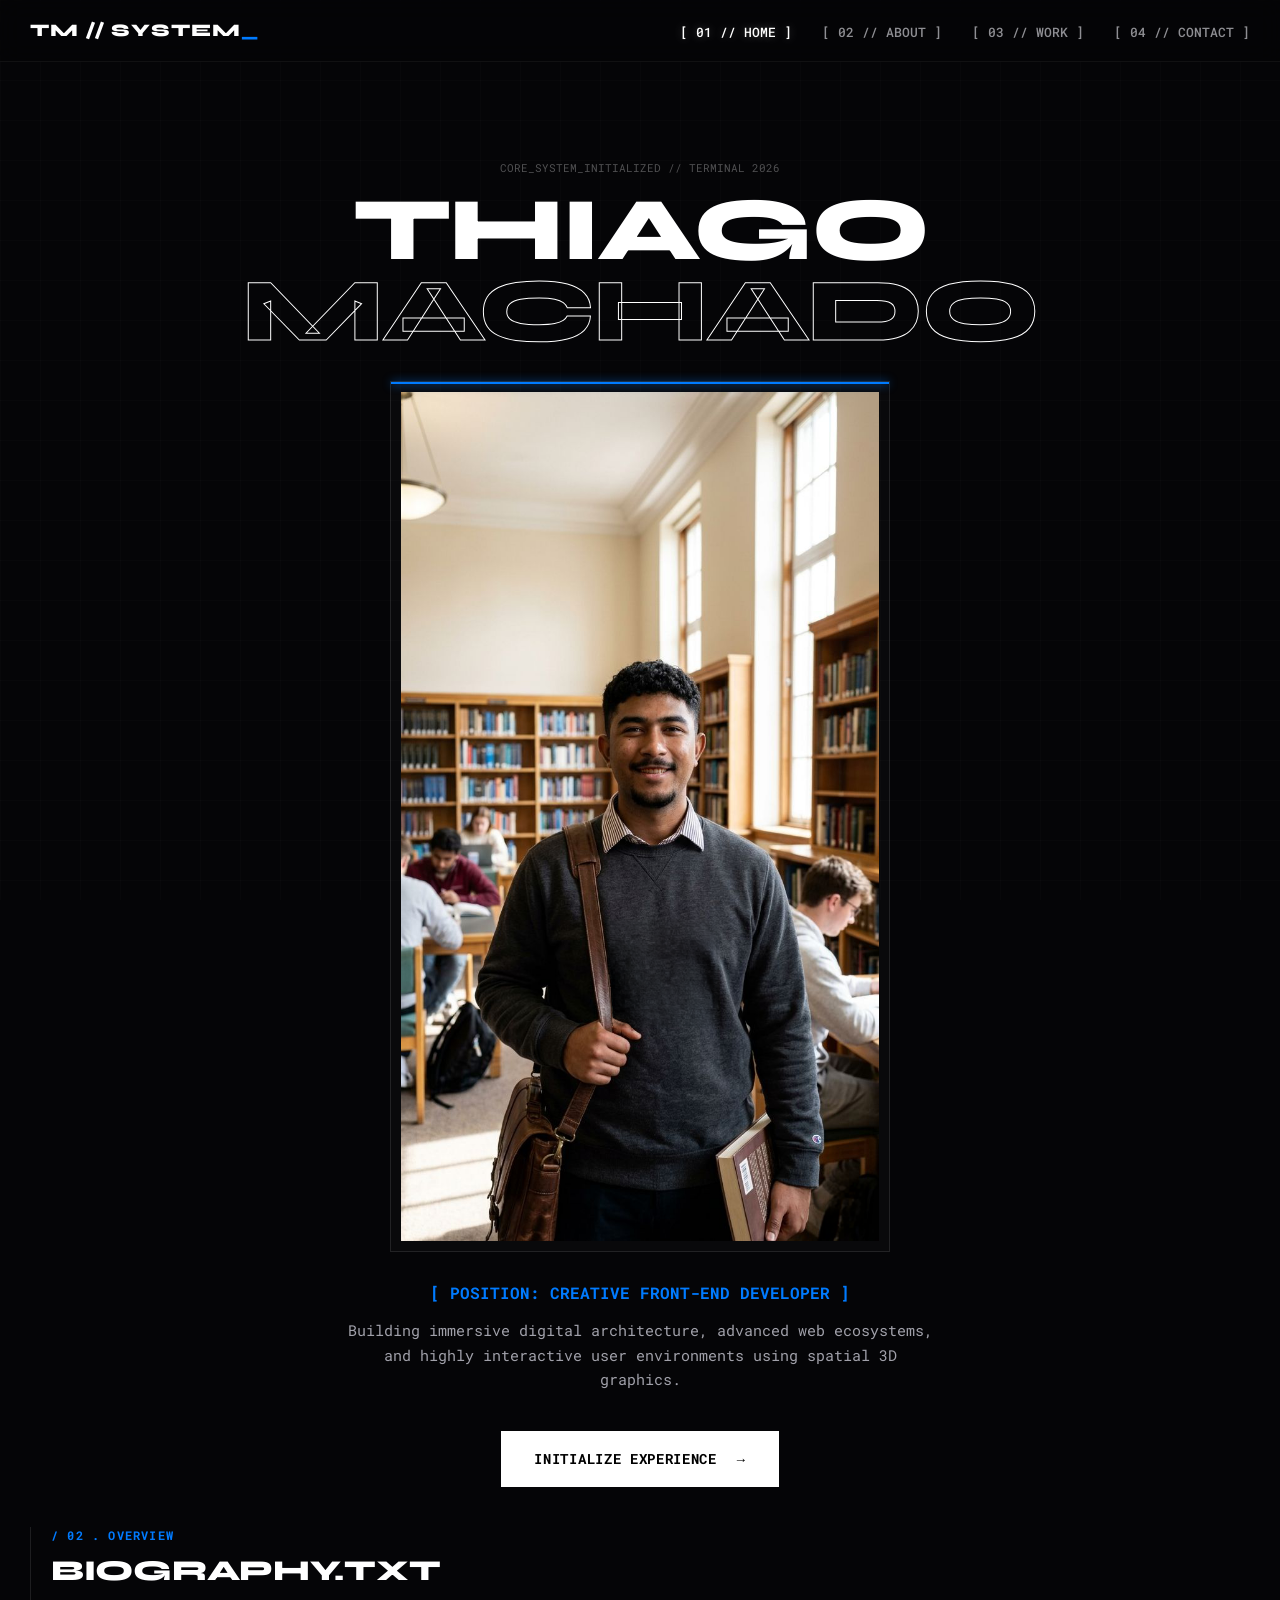
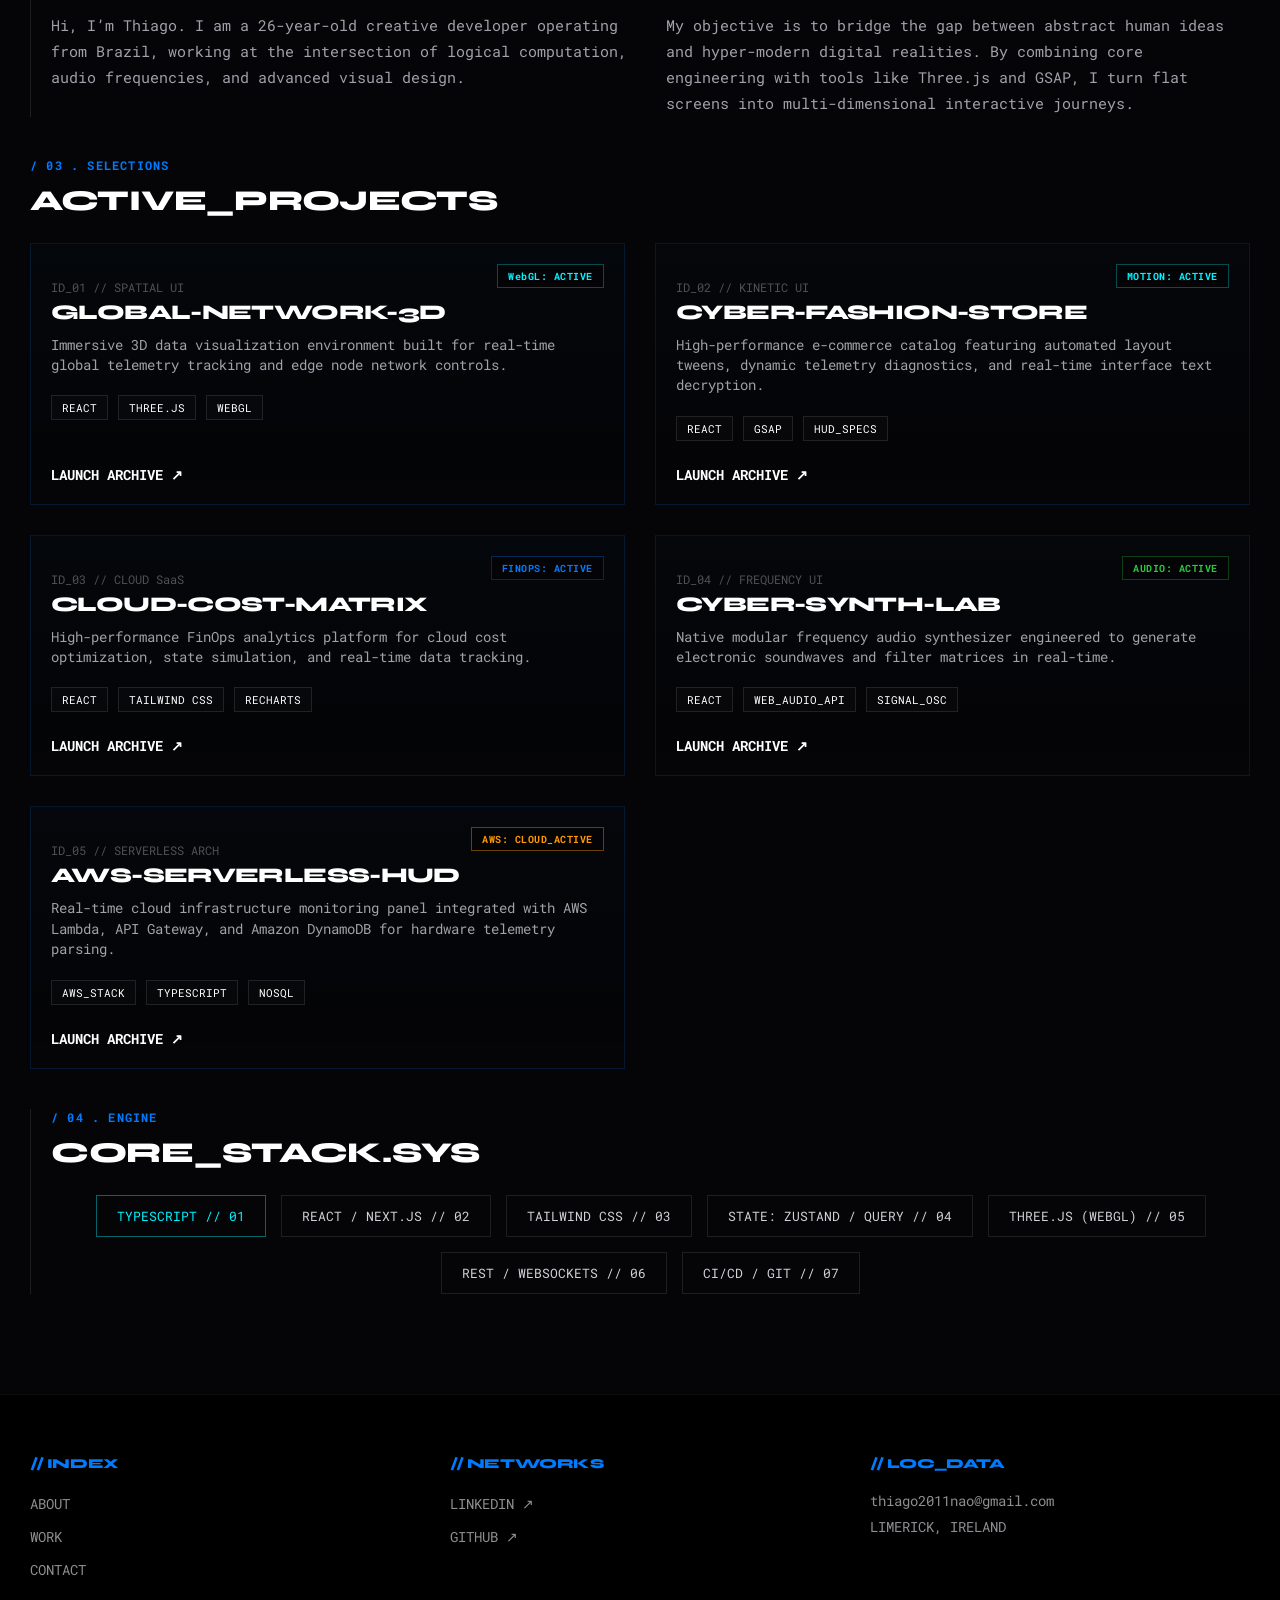
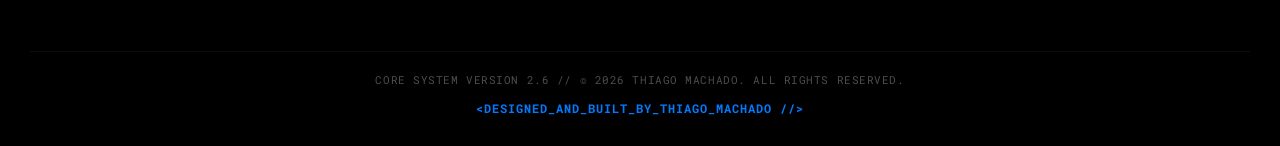
<file: index.html>
<!DOCTYPE html>
<html lang="en">
<head>
    <meta charset="UTF-8">
    <meta name="viewport" content="width=device-width, initial-scale=1.0">
    <title>THIAGO MACHADO // CREATIVE DEVELOPER</title>
    <link href="https://fonts.googleapis.com/css2?family=Roboto+Mono:wght@300;400;500&family=Syne:wght@700;800&display=swap" rel="stylesheet">
    <link rel="stylesheet" href="style.css">
</head>
<body>
    <div class="bg-grid-overlay"></div>

    <div id="terminal-overlay" class="terminal-overlay hidden">
        <div class="terminal-content">
            <div class="terminal-header">
                <span class="terminal-dot red"></span>
                <span class="terminal-dot yellow"></span>
                <span class="terminal-dot green"></span>
                <span class="terminal-title" id="terminal-title-text">INITIALIZING_MATRIX_STREAM.EXE</span>
            </div>
            <div id="terminal-body" class="terminal-body"></div>
        </div>
    </div>

    <div id="modal-id_01" class="project-modal-overlay hidden">
        <div class="project-modal-content">
            <div class="modal-close-btn">[ CLOSE_X ]</div>
            <div class="modal-meta">// ARCHIVE // ID_01</div>
            <h2 class="modal-project-title">GLOBAL-NETWORK-3D</h2>
            
            <div class="modal-scroll-area">
                <h3>// OVERVIEW</h3>
                <p>Global-Network 3D is an immersive WebGL visualization environment that renders real-time telemetry traffic across a digital holographic globe. Designed to eliminate cognitive fatigue when monitoring complex decentralized systems, it maps data packet trajectories directly onto spatial spherical coordinates.</p>
                
                <h3>// CORE FEATURES</h3>
                <ul>
                    <li><strong>Spatial Wireframe Globe:</strong> Built using matrix physics computations to project a lightweight vector topology of Earth natively in the browser.</li>
                    <li><strong>Reactive Points System:</strong> Employs 1,200 mathematical point coordinates memory-optimized via React Hooks to simulate live server nodes.</li>
                    <li><strong>Orbit Telemetry Controls:</strong> Integrated 360-degree interaction mechanics allowing seamless mouse drag and pan perspective changes.</li>
                </ul>

                <h3>// ENGINEERING STACK</h3>
                <p>React, Three.js, React Three Fiber, React Three Drei, Vite, and Lucide Icons.</p>
            </div>

            <a href="https://global-traffic-psi.vercel.app/" target="_blank" class="modal-live-btn">LAUNCH LIVE APPLICATION ↗</a>
        </div>
    </div>

    <div id="modal-id_02" class="project-modal-overlay hidden">
        <div class="project-modal-content">
            <div class="modal-close-btn">[ CLOSE_X ]</div>
            <div class="modal-meta">// ARCHIVE // ID_02</div>
            <h2 class="modal-project-title">CYBER-FASHION-STORE</h2>
            
            <div class="modal-scroll-area">
                <h3>// OVERVIEW</h3>
                <p>Cyber-Fashion Store is a high-performance conceptual retail experience engineered to showcase kinetic UI choreography and advanced layout states. The ecosystem replaces static e-commerce components with specialized text-scrambling decryptors and fluid telemetry graphs to maximize aesthetic user interaction.</p>
                
                <h3>// CORE FEATURES</h3>
                <ul>
                    <li><strong>Kinetic Motion Engines:</strong> Orchestrated multi-element micro-interactions using timeline tweens to guarantee layout recalculations render smoothly at 60 FPS.</li>
                    <li><strong>Custom Scramble Hook:</strong> Programmed a specialized data-scrambling algorithm that dynamically decrypts content arrays frame-by-frame on catalog navigation states.</li>
                    <li><strong>HUD Telemetry Diagnostics:</strong> Engineered reactive SVG indicator panels that map structural item load and thermal matrix capacities natively.</li>
                </ul>

                <h3>// ENGINEERING STACK</h3>
                <p>React, Vite, GSAP (GreenSock), SVG Vector Control, and Lucide Icons.</p>
            </div>

            <a href="https://cyber-fashion-store.vercel.app" target="_blank" class="modal-live-btn">LAUNCH LIVE APPLICATION ↗</a>
        </div>
    </div>

    <div id="modal-id_03" class="project-modal-overlay hidden">
        <div class="project-modal-content">
            <div class="modal-close-btn">[ CLOSE_X ]</div>
            <div class="modal-meta">// ARCHIVE // ID_03</div>
            <h2 class="modal-project-title">CLOUD-COST-MATRIX</h2>
            
            <div class="modal-scroll-area">
                <h3>// OVERVIEW</h3>
                <p>Cloud-Cost Matrix is a high-performance FinOps (Cloud Financial Operations) SaaS dashboard designed to bridge the gap between heavy infrastructure metrics and intuitive financial decisions. The main purpose is to eliminate dashboard fatigue for DevOps engineers and financial analysts by condensing multi-cloud expenses into an actionable, real-time interactive terminal.</p>
                
                <h3>// CORE FEATURES</h3>
                <ul>
                    <li><strong>Dynamic Simulation Engine:</strong> Built a reactive infrastructure forecasting tool using state-driven computation. Moving the slider recalculates projected costs across AWS, GCP, and Azure natively.</li>
                    <li><strong>Cyber-HUD Architecture:</strong> Designed a low-latency layout combining crisp typography with razor-sharp telemetry cards to maximize data density.</li>
                    <li><strong>Interactive Telemetry:</strong> Integrated analytical stream tracking with custom visual depth, allowing users to cross-examine historical multi-cloud spend trends.</li>
                </ul>

                <h3>// ENGINEERING STACK</h3>
                <p>React, Vite, Tailwind CSS (v4), Recharts, and Lucide Icons.</p>
            </div>

            <a href="https://cloud-cost-matrix.vercel.app/" target="_blank" class="modal-live-btn">LAUNCH LIVE APPLICATION ↗</a>
        </div>
    </div>

    <div id="modal-id_04" class="project-modal-overlay hidden">
        <div class="project-modal-content">
            <div class="modal-close-btn">[ CLOSE_X ]</div>
            <div class="modal-meta">// ARCHIVE // ID_04</div>
            <h2 class="modal-project-title">CYBER-SYNTH-LAB</h2>
            
            <div class="modal-scroll-area">
                <h3>// OVERVIEW</h3>
                <p>Cyber-Synth Lab is an advanced browser-based modular audio workstation designed to process native low-latency mathematical wave frequencies. Moving away from heavy sound sampling assets, the application leverages raw hardware synthesis protocols to translate matrix interactions into fluid electronic soundscapes.</p>
                
                <h3>// CORE FEATURES</h3>
                <ul>
                    <li><strong>Native Signal Processing:</strong> Engineered custom audio routing links utilizing the native Web Audio API to bypass traditional sound file loading structures.</li>
                    <li><strong>Multi-Wave Oscillators:</strong> Developed dynamic audio nodes allowing instantaneous shifts between Sine, Square, Sawtooth, and Triangle structural acoustic sound waves.</li>
                    <li><strong>Matrix Poly-Pads:</strong> Built a performance-optimized 16-step grid system configured with precise mathematical frequency registers (Hz) mapping key musical pitch environments.</li>
                </ul>

                <h3>// ENGINEERING STACK</h3>
                <p>React, Vite, Web Audio API, Native Audio Nodes, and Lucide Icons.</p>
            </div>

            <a href="https://cyber-synth-three.vercel.app/" target="_blank" class="modal-live-btn">LAUNCH LIVE APPLICATION ↗</a>
        </div>
    </div>

    <div id="modal-id_05" class="project-modal-overlay hidden">
        <div class="project-modal-content">
            <div class="modal-close-btn">[ CLOSE_X ]</div>
            <div class="modal-meta">// ARCHIVE // ID_05</div>
            <h2 class="modal-project-title">AWS-SERVERLESS-HUD</h2>
            
            <div class="modal-scroll-area">
                <h3>// OVERVIEW</h3>
                <p>AWS-Serverless HUD is a high-performance mission control dashboard engineered to monitor cloud infrastructure telemetry in real-time. Built entirely on top of an event-driven serverless architecture, the pipeline ingests raw computational metrics directly from decentralized servers down into an interactive monitoring display.</p>
                
                <h3>// CORE FEATURES</h3>
                <ul>
                    <li><strong>Intelligent Auto-Sync (Polling):</strong> Features an active 5-second asynchronous state sync managed via background data caching, preventing UI lag or unnecessary thread re-renders.</li>
                    <li><strong>Serverless Compute Pipeline:</strong> Integrated an HTTP route system pulling live JSON logs dynamically through cloud routines using asynchronous modern ES Modules.</li>
                    <li><strong>Granular IAM Protocols:</strong> Secure database handshaking configured under the strict cloud Principle of Least Privilege, isolating read operations cleanly.</li>
                </ul>

                <h3>// ENGINEERING STACK</h3>
                <p>React, TypeScript, Vite, TanStack Query (React Query), AWS Lambda, AWS API Gateway, and Amazon DynamoDB (NoSQL).</p>
            </div>

            <a href="https://github.com/thiagopetronilo/Cloud-Metrics-HUD" target="_blank" class="modal-live-btn">LAUNCH LIVE APPLICATION ↗</a>
        </div>
    </div>

    <header id="main-header">
        <div class="header-container">
            <div class="logo">TM // SYSTEM<span>_</span></div>
            <input type="checkbox" id="menu-toggle" class="menu-checkbox">
            <label for="menu-toggle" class="hamburger-icon">
                <span class="line"></span>
                <span class="line"></span>
            </label>
            <nav class="main-nav">
                <ul>
                    <li><a href="index.html" class="active">[ 01 // HOME ]</a></li>
                    <li><a href="about.html">[ 02 // ABOUT ]</a></li>
                    <li><a href="#projects">[ 03 // WORK ]</a></li>
                    <li><a href="contact.html">[ 04 // CONTACT ]</a></li>
                </ul>
            </nav>
        </div>
    </header>

    <main class="grid-container">
        <section class="hero-section">
            <div class="hero-meta-text">CORE_SYSTEM_INITIALIZED // TERMINAL 2026</div>
            <h1 class="hero-title">THIAGO <br><span class="highlight">MACHADO</span></h1>
            
            <div class="hero-visual-container">
                <div class="glitch-scanner"></div>
                <img src="images/thiago_Image.png" alt="Picture Of Thiago Machado" class="hero-image">
            </div>

            <p class="hero-subtitle">[ POSITION: CREATIVE FRONT-END DEVELOPER ]</p>
            <p class="hero-description">
                Building immersive digital architecture, advanced web ecosystems, and highly interactive user environments using spatial 3D graphics.
            </p>
            <div class="cta-wrapper">
                <a href="#projects" class="cta-button">
                    <span class="btn-text">INITIALIZE EXPERIENCE</span>
                    <span class="btn-arrow">→</span>
                </a>
            </div>
        </section>

        <section id="about" class="about-me tech-border">
            <div class="section-tag">/ 02 . OVERVIEW</div>
            <h2 class="section-title">BIOGRAPHY.TXT</h2>
            <div class="about-container">
                <p class="about-text">
                    Hi, I’m Thiago. I am a 26-year-old creative developer operating from Brazil, working at the intersection of logical computation, audio frequencies, and advanced visual design.
                </p>
                <p class="about-text">
                    My objective is to bridge the gap between abstract human ideas and hyper-modern digital realities. By combining core engineering with tools like Three.js and GSAP, I turn flat screens into multi-dimensional interactive journeys.
                </p>
            </div>
        </section>

        <section id="projects" class="featured-projects">
            <div class="section-tag">/ 03 . SELECTIONS</div>
            <h2 class="section-title">ACTIVE_PROJECTS</h2>
            <div class="projects-grid">
                
                <div class="project-card cyber-panel highlight-panel" style="position: relative; overflow: hidden; display: flex; flex-direction: column;">
                    <div style="position: absolute; top: 20px; right: 20px; color: #00f3ff; font-family: 'Roboto Mono', monospace; font-size: 0.65rem; font-weight: bold; border: 1px solid rgba(0, 243, 255, 0.3); padding: 4px 10px; background: rgba(5, 5, 7, 0.9); letter-spacing: 0.05em; z-index: 10;">
                        WebGL: ACTIVE
                    </div>
                    <div class="project-info" style="display: flex; flex-direction: column; flex-grow: 1; text-align: left; padding-top: 15px;">
                        <div class="project-num" style="font-size: 0.75rem; color: rgba(255,255,255,0.3); margin-bottom: 5px;">ID_01 // SPATIAL UI</div>
                        <h3>GLOBAL-NETWORK-3D</h3>
                        <p>Immersive 3D data visualization environment built for real-time global telemetry tracking and edge node network controls.</p>
                        
                        <div class="project-tags" style="display: flex; flex-wrap: wrap; gap: 10px; margin-bottom: 25px;">
                            <span style="font-size: 0.7rem; border: 1px solid rgba(255,255,255,0.1); padding: 4px 10px; color: #fff; background: rgba(255,255,255,0.01);">REACT</span>
                            <span style="font-size: 0.7rem; border: 1px solid rgba(255,255,255,0.1); padding: 4px 10px; color: #fff; background: rgba(255,255,255,0.01);">THREE.JS</span>
                            <span style="font-size: 0.7rem; border: 1px solid rgba(255,255,255,0.1); padding: 4px 10px; color: #fff; background: rgba(255,255,255,0.01);">WEBGL</span>
                        </div>
                        
                        <a href="#" class="interactive-trigger" data-project="id_01" style="display: inline-block; color: #fff; text-decoration: none; font-weight: bold; font-size: 0.85rem; margin-top: auto; position: relative; z-index: 100; cursor: pointer; width: fit-content;">LAUNCH ARCHIVE ↗</a>
                    </div>
                </div>

                <div class="project-card cyber-panel highlight-panel" style="position: relative; overflow: hidden; display: flex; flex-direction: column;">
                    <div style="position: absolute; top: 20px; right: 20px; color: #00f3ff; font-family: 'Roboto Mono', monospace; font-size: 0.65rem; font-weight: bold; border: 1px solid rgba(0, 243, 255, 0.3); padding: 4px 10px; background: rgba(5, 5, 7, 0.9); letter-spacing: 0.05em; z-index: 10;">
                        MOTION: ACTIVE
                    </div>
                    <div class="project-info" style="display: flex; flex-direction: column; flex-grow: 1; text-align: left; padding-top: 15px;">
                        <div class="project-num" style="font-size: 0.75rem; color: rgba(255,255,255,0.3); margin-bottom: 5px;">ID_02 // KINETIC UI</div>
                        <h3>CYBER-FASHION-STORE</h3>
                        <p>High-performance e-commerce catalog featuring automated layout tweens, dynamic telemetry diagnostics, and real-time interface text decryption.</p>
                        
                        <div class="project-tags" style="display: flex; flex-wrap: wrap; gap: 10px; margin-bottom: 25px;">
                            <span style="font-size: 0.7rem; border: 1px solid rgba(255,255,255,0.1); padding: 4px 10px; color: #fff; background: rgba(255,255,255,0.01);">REACT</span>
                            <span style="font-size: 0.7rem; border: 1px solid rgba(255,255,255,0.1); padding: 4px 10px; color: #fff; background: rgba(255,255,255,0.01);">GSAP</span>
                            <span style="font-size: 0.7rem; border: 1px solid rgba(255,255,255,0.1); padding: 4px 10px; color: #fff; background: rgba(255,255,255,0.01);">HUD_SPECS</span>
                        </div>
                        
                        <a href="#" class="interactive-trigger" data-project="id_02" style="display: inline-block; color: #fff; text-decoration: none; font-weight: bold; font-size: 0.85rem; margin-top: auto; position: relative; z-index: 100; cursor: pointer; width: fit-content;">LAUNCH ARCHIVE ↗</a>
                    </div>
                </div>

                <div class="project-card cyber-panel highlight-panel" style="position: relative; overflow: hidden; display: flex; flex-direction: column;">
                    <div style="position: absolute; top: 20px; right: 20px; color: #007BFF; font-family: 'Roboto Mono', monospace; font-size: 0.65rem; font-weight: bold; border: 1px solid rgba(0, 123, 255, 0.3); padding: 4px 10px; background: rgba(5, 5, 7, 0.9); letter-spacing: 0.05em; z-index: 10;">
                        FINOPS: ACTIVE
                    </div>
                    <div class="project-info" style="display: flex; flex-direction: column; flex-grow: 1; text-align: left; padding-top: 15px;">
                        <div class="project-num" style="font-size: 0.75rem; color: rgba(255,255,255,0.3); margin-bottom: 5px;">ID_03 // CLOUD SaaS</div>
                        <h3>CLOUD-COST-MATRIX</h3>
                        <p>High-performance FinOps analytics platform for cloud cost optimization, state simulation, and real-time data tracking.</p>
                        
                        <div class="project-tags" style="display: flex; flex-wrap: wrap; gap: 10px; margin-bottom: 25px;">
                            <span style="font-size: 0.7rem; border: 1px solid rgba(255,255,255,0.1); padding: 4px 10px; color: #fff; background: rgba(255,255,255,0.01);">REACT</span>
                            <span style="font-size: 0.7rem; border: 1px solid rgba(255,255,255,0.1); padding: 4px 10px; color: #fff; background: rgba(255,255,255,0.01);">TAILWIND CSS</span>
                            <span style="font-size: 0.7rem; border: 1px solid rgba(255,255,255,0.1); padding: 4px 10px; color: #fff; background: rgba(255,255,255,0.01);">RECHARTS</span>
                        </div>
                        
                        <a href="#" class="interactive-trigger" data-project="id_03" style="display: inline-block; color: #fff; text-decoration: none; font-weight: bold; font-size: 0.85rem; margin-top: auto; position: relative; z-index: 100; cursor: pointer; width: fit-content;">LAUNCH ARCHIVE ↗</a>
                    </div>
                </div>

                <div class="project-card cyber-panel highlight-panel" style="position: relative; overflow: hidden; display: flex; flex-direction: column;">
                    <div style="position: absolute; top: 20px; right: 20px; color: #27c93f; font-family: 'Roboto Mono', monospace; font-size: 0.65rem; font-weight: bold; border: 1px solid rgba(39, 201, 63, 0.3); padding: 4px 10px; background: rgba(5, 5, 7, 0.9); letter-spacing: 0.05em; z-index: 10;">
                        AUDIO: ACTIVE
                    </div>
                    <div class="project-info" style="display: flex; flex-direction: column; flex-grow: 1; text-align: left; padding-top: 15px;">
                        <div class="project-num" style="font-size: 0.75rem; color: rgba(255,255,255,0.3); margin-bottom: 5px;">ID_04 // FREQUENCY UI</div>
                        <h3>CYBER-SYNTH-LAB</h3>
                        <p>Native modular frequency audio synthesizer engineered to generate electronic soundwaves and filter matrices in real-time.</p>
                        
                        <div class="project-tags" style="display: flex; flex-wrap: wrap; gap: 10px; margin-bottom: 25px;">
                            <span style="font-size: 0.7rem; border: 1px solid rgba(255,255,255,0.1); padding: 4px 10px; color: #fff; background: rgba(255,255,255,0.01);">REACT</span>
                            <span style="font-size: 0.7rem; border: 1px solid rgba(255,255,255,0.1); padding: 4px 10px; color: #fff; background: rgba(255,255,255,0.01);">WEB_AUDIO_API</span>
                            <span style="font-size: 0.7rem; border: 1px solid rgba(255,255,255,0.1); padding: 4px 10px; color: #fff; background: rgba(255,255,255,0.01);">SIGNAL_OSC</span>
                        </div>
                        
                        <a href="#" class="interactive-trigger" data-project="id_04" style="display: inline-block; color: #fff; text-decoration: none; font-weight: bold; font-size: 0.85rem; margin-top: auto; position: relative; z-index: 100; cursor: pointer; width: fit-content;">LAUNCH ARCHIVE ↗</a>
                    </div>
                </div>

                <div class="project-card cyber-panel highlight-panel" style="position: relative; overflow: hidden; display: flex; flex-direction: column;">
                    <div style="position: absolute; top: 20px; right: 20px; color: #ff9900; font-family: 'Roboto Mono', monospace; font-size: 0.65rem; font-weight: bold; border: 1px solid rgba(255, 153, 0, 0.4); padding: 4px 10px; background: rgba(5, 5, 7, 0.9); letter-spacing: 0.05em; z-index: 10;">
                        AWS: CLOUD_ACTIVE
                    </div>
                    <div class="project-info" style="display: flex; flex-direction: column; flex-grow: 1; text-align: left; padding-top: 15px;">
                        <div class="project-num" style="font-size: 0.75rem; color: rgba(255,255,255,0.3); margin-bottom: 5px;">ID_05 // SERVERLESS ARCH</div>
                        <h3>AWS-SERVERLESS-HUD</h3>
                        <p>Real-time cloud infrastructure monitoring panel integrated with AWS Lambda, API Gateway, and Amazon DynamoDB for hardware telemetry parsing.</p>
                        
                        <div class="project-tags" style="display: flex; flex-wrap: wrap; gap: 10px; margin-bottom: 25px;">
                            <span style="font-size: 0.7rem; border: 1px solid rgba(255,255,255,0.1); padding: 4px 10px; color: #fff; background: rgba(255,255,255,0.01);">AWS_STACK</span>
                            <span style="font-size: 0.7rem; border: 1px solid rgba(255,255,255,0.1); padding: 4px 10px; color: #fff; background: rgba(255,255,255,0.01);">TYPESCRIPT</span>
                            <span style="font-size: 0.7rem; border: 1px solid rgba(255,255,255,0.1); padding: 4px 10px; color: #fff; background: rgba(255,255,255,0.01);">NOSQL</span>
                        </div>
                        
                        <a href="#" class="interactive-trigger" data-project="id_05" style="display: inline-block; color: #fff; text-decoration: none; font-weight: bold; font-size: 0.85rem; margin-top: auto; position: relative; z-index: 100; cursor: pointer; width: fit-content;">LAUNCH ARCHIVE ↗</a>
                    </div>
                </div>

            </div>
        </section>

        <section id="skills" class="tech-stack tech-border">
            <div class="section-tag">/ 04 . ENGINE</div>
            <h2 class="section-title">CORE_STACK.SYS</h2>
            <div class="skills-container">
                <div class="skill-badge" style="color: #00f3ff; border-color: rgba(0, 243, 255, 0.4);">TYPESCRIPT // 01</div>
                <div class="skill-badge">REACT / NEXT.JS // 02</div>
                <div class="skill-badge">TAILWIND CSS // 03</div>
                <div class="skill-badge">STATE: ZUSTAND / QUERY // 04</div>
                <div class="skill-badge">THREE.JS (WEBGL) // 05</div>
                <div class="skill-badge">REST / WEBSOCKETS // 06</div>
                <div class="skill-badge">CI/CD / GIT // 07</div>
            </div>
        </section>
    </main>

    <footer id="main-footer">
        <div class="footer-grid">
            <div class="footer-col">
                <h4>// INDEX</h4>
                <ul>
                    <li><a href="about.html">ABOUT</a></li>
                    <li><a href="#projects">WORK</a></li>
                    <li><a href="contact.html">CONTACT</a></li>
                </ul>
            </div>
            <div class="footer-col">
                <h4>// NETWORKS</h4>
                <ul>
                    <li><a href="https://www.linkedin.com/in/thiago-machado-7018361ba/">LINKEDIN ↗</a></li>
                    <li><a href="https://github.com/thiagopetronilo">GITHUB ↗</a></li>
                </ul>
            </div>
            <div class="footer-col">
                <h4>// LOC_DATA</h4>
                <p class="tech-data">thiago2011nao@gmail.com</p>
                <p class="tech-data">LIMERICK, IRELAND</p>
            </div>
        </div>
        <div class="copyright" style="display: flex; flex-direction: column; gap: 8px; align-items: center;">
            <p>CORE SYSTEM VERSION 2.6 // © 2026 THIAGO MACHADO. ALL RIGHTS RESERVED.</p>
            <p style="font-size: 0.75rem; color: #007BFF; letter-spacing: 1px; font-weight: bold; margin-top: 5px; font-family: 'Roboto Mono', monospace;">
                &lt;DESIGNED_AND_BUILT_BY_THIAGO_MACHADO //&gt;
            </p>
        </div>
    </footer>

    <script>
        document.addEventListener("DOMContentLoaded", () => {
            const triggers = document.querySelectorAll(".interactive-trigger");
            const terminalOverlay = document.getElementById("terminal-overlay");
            const terminalBody = document.getElementById("terminal-body");
            const terminalTitleText = document.getElementById("terminal-title-text");

            const projectLogs = {
                id_01: {
                    title: "INITIALIZING_SPATIAL_GLOBO_STREAM.EXE",
                    lines: [
                        ">> INITIALIZING THREE.JS WEBGL RENDER BUFFER...",
                        ">> ALLOCATING MEMORY FOR 1,200 SPATIAL GEOMETRY POINTS...",
                        ">> STABILIZING 3D ORBITPERSPECTIVE INTERACTION LAYER... [OK]",
                        ">> COMPILING LIVE SAT-NODE METRICS...",
                        ">> SUCCESS: 3D DATA VIEW INTEGRITY SECURED. OPENING FILE_ID_01..."
                    ]
                },
                id_02: {
                    title: "INITIALIZING_KINETIC_MOTION_DECRYPT.EXE",
                    lines: [
                        ">> CONFIGURING TIMELINE TWEEN ANIMATION BUFFERS...",
                        ">> FETCHING INTERFACE ELEMENT GRAPH CORES...",
                        ">> PARSING CUSTOM SCRAMBLE HOOK DATA STREAMS... [OK]",
                        ">> INTEGRATING REACTIVE HUD TELEMETRY INDICATORS...",
                        ">> SUCCESS: MOTION CORE STABILIZED. CONFIGURING FILE_ID_02..."
                    ]
                },
                id_03: {
                    title: "INITIALIZING_MATRIX_STREAM.EXE",
                    lines: [
                        ">> INITIALIZING MATRIX DATA ACCESS PROTOCOLS...",
                        ">> STATUS: CONNECTING LOCAL HOST ARCHIVE...",
                        ">> ENCRYPTING SUBSYSTEM INFRASTRUCTURE LAYERS... [OK]",
                        ">> MOUNTING FINOPS ANALYTICS READOUT MODULES...",
                        ">> SUCCESS: DATA INTEGRITY VERIFIED. OPENING FILE_ID_03..."
                    ]
                },
                id_04: {
                    title: "INITIALIZING_AUDIO_HARDWARE_SYNTH.EXE",
                    lines: [
                        ">> MOUNTING NATIVE WEB AUDIO CONTEXT ENGINE...",
                        ">> CONFIGURING OSCILLATOR WAVEFORM MATRIX ROUTERS...",
                        ">> DETECTING HARDWARE LATENCY CHANNELS... [OK]",
                        ">> ALLOCATING FREQUENCY NODE REGISTERS (Hz)...",
                        ">> SUCCESS: LOW_LATENCY SIGNAL MAP SECURED. OPENING FILE_ID_04..."
                    ]
                },
                id_05: {
                    title: "INITIALIZING_AWS_CLOUD_METRICS_UPLINK.EXE",
                    lines: [
                        ">> ESTABLISHING HANDSHAKE WITH EU-WEST-1 (DUBLIN)...",
                        ">> VERIFYING GRANULAR IAM PRIVILEGES (DYNAMODB_READ)... [OK]",
                        ">> TRIGGERING ASYNCHRONOUS AWS LAMBDA ROUTINES...",
                        ">> PARSING LIVE HARDWARE TELEMETRY STREAM...",
                        ">> SUCCESS: SERVERLESS PIPELINE SECURED. DEPLOYING HUD_ID_05..."
                    ]
                }
            };

            triggers.forEach(trigger => {
                trigger.addEventListener("click", (e) => {
                    e.preventDefault();
                    
                    const projectId = trigger.getAttribute("data-project");
                    const logConfig = projectLogs[projectId];
                    const targetModal = document.getElementById(`modal-${projectId}`);

                    if (!logConfig || !targetModal) return;

                    terminalTitleText.textContent = logConfig.title;
                    terminalOverlay.classList.remove("hidden");
                    terminalBody.innerHTML = "";

                    let currentLine = 0;

                    const logInterval = setInterval(() => {
                        if (currentLine < logConfig.lines.length) {
                            const lineElement = document.createElement("p");
                            lineElement.className = "terminal-line";
                            lineElement.textContent = logConfig.lines[currentLine];
                            
                            if (logConfig.lines[currentLine].includes("[OK]") || logConfig.lines[currentLine].includes("SUCCESS")) {
                                lineElement.style.color = "#007BFF";
                                lineElement.style.fontWeight = "bold";
                            }
                            
                            terminalBody.appendChild(lineElement);
                            terminalBody.scrollTop = terminalBody.scrollHeight;
                            currentLine++;
                        } else {
                            clearInterval(logInterval);
                            
                            setTimeout(() => {
                                terminalOverlay.classList.add("hidden");
                                targetModal.classList.remove("hidden");
                                document.body.style.overflow = "hidden";
                            }, 400);
                        }
                    }, 200);
                });
            });

            document.querySelectorAll(".modal-close-btn").forEach(closeBtn => {
                closeBtn.addEventListener("click", () => {
                    closeBtn.closest(".project-modal-overlay").classList.add("hidden");
                    document.body.style.overflow = "auto";
                });
            });

            document.querySelectorAll(".project-modal-overlay").forEach(modalOverlay => {
                modalOverlay.addEventListener("click", (e) => {
                    if (e.target === modalOverlay) {
                        modalOverlay.classList.add("hidden");
                        document.body.style.overflow = "auto";
                    }
                });
            });
        });
    </script>
</body>
</html>
</file>
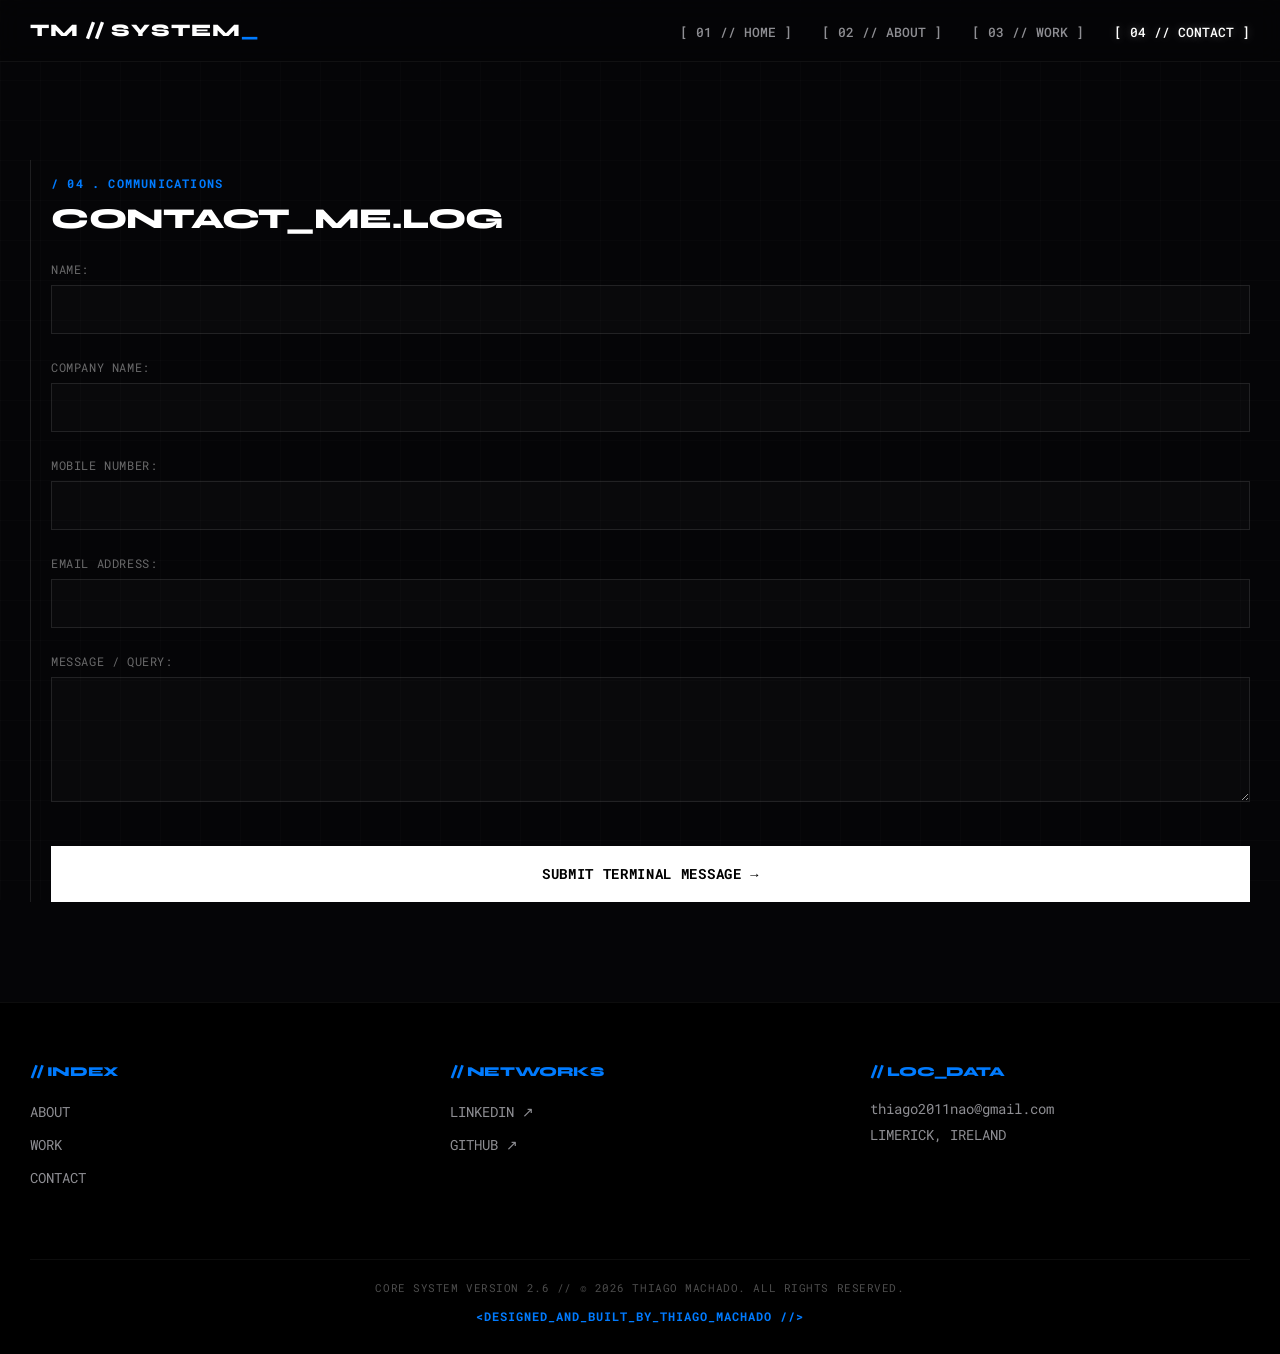
<file: contact.html>
<!DOCTYPE html>
<html lang="en">
<head>
    <meta charset="UTF-8">
    <meta name="viewport" content="width=device-width, initial-scale=1.0">
    <title>THIAGO MACHADO // CONTACT ME</title>
    <link href="https://fonts.googleapis.com/css2?family=Roboto+Mono:wght@300;400;500&family=Syne:wght@700;800&display=swap" rel="stylesheet">
    <link rel="stylesheet" href="style.css">
    <style>
        /* Ajustes específicos para os campos do formulário se integrarem ao tema escuro */
        .form-section input, .form-section textarea {
            width: 100%;
            background: rgba(255, 255, 255, 0.02);
            border: 1px solid rgba(255, 255, 255, 0.1);
            padding: 14px;
            color: #ffffff;
            font-family: 'Roboto Mono', monospace;
            font-size: 0.9rem;
            margin-top: 8px;
            transition: all 0.3s ease;
        }
        
        .form-section input:focus, .form-section textarea:focus {
            outline: none;
            border-color: #007BFF;
            background: rgba(255, 255, 255, 0.04);
            box-shadow: 0 0 15px rgba(0, 123, 255, 0.1);
        }
        
        .form-section label {
            font-family: 'Roboto Mono', monospace;
            font-size: 0.75rem;
            color: rgba(255, 255, 255, 0.4);
            text-transform: uppercase;
            letter-spacing: 0.05em;
            display: block;
        }

        /* 🚀 BOTÃO TOTALMENTE REFORMULADO NO PADRÃO CYBERPUNK SÊNIOR */
        .submit-btn {
            display: inline-flex;
            align-items: center;
            justify-content: center;
            width: 100%;
            background-color: #ffffff;
            color: #000000;
            border: 1px solid #ffffff;
            padding: 18px 32px;
            font-family: 'Roboto Mono', monospace;
            font-size: 0.85rem;
            font-weight: bold;
            letter-spacing: 0.05em;
            text-transform: uppercase;
            cursor: pointer;
            transition: all 0.4s cubic-bezier(0.16, 1, 0.3, 1);
            margin-top: 10px;
        }

        .submit-btn:hover {
            background-color: transparent;
            color: #ffffff;
            border-color: #007BFF;
            /* Efeito Glow Azul Elétrico combinando com os cards ativos */
            box-shadow: 0 0 25px rgba(0, 123, 255, 0.35);
        }
    </style>
</head>
<body>
    <div class="bg-grid-overlay"></div>

    <header id="main-header">
        <div class="header-container">
            <div class="logo">TM // SYSTEM<span>_</span></div>
            <input type="checkbox" id="menu-toggle" class="menu-checkbox">
            <label for="menu-toggle" class="hamburger-icon">
                <span class="line"></span>
                <span class="line"></span>
            </label>
            <nav class="main-nav">
                <ul>
                    <li><a href="index.html">[ 01 // HOME ]</a></li>
                    <li><a href="about.html">[ 02 // ABOUT ]</a></li>
                    <li><a href="index.html#projects">[ 03 // WORK ]</a></li>
                    <li><a href="contact.html" class="active">[ 04 // CONTACT ]</a></li>
                </ul>
            </nav>
        </div>
    </header>

    <main class="grid-container" style="padding-top: 100px;">
        
        <section class="form-section tech-border" style="grid-column: 1 / -1; padding-top: 15px; text-align: left;">
            <div class="section-tag">/ 04 . COMMUNICATIONS</div>
            <h2 class="section-title">CONTACT_ME.LOG</h2>

            <form id="contact-form" action="https://formsubmit.co/thiago2011nao@gmail.com" method="POST">                
                
                <input type="hidden" name="_captcha" value="false"> 
                <input type="hidden" name="_subject" value="💼 NOVO CONTATO: Portfólio Thiago Machado"> 
                
                <div class="form-row form-full-width" style="margin-bottom: 25px;">
                    <label for="empName">Name:</label>
                    <input type="text" id="empName" name="employerName" required>
                </div>
                
                <div class="form-row form-full-width" style="margin-bottom: 25px;">
                    <label for="compName">Company Name:</label>
                    <input type="text" id="compName" name="company">
                </div>

                <div class="form-row form-full-width" style="margin-bottom: 25px;">
                    <label for="mobNumber">Mobile Number:</label>
                    <input type="tel" id="mobNumber" name="mobileNo" pattern="^08[3456789][0-9]{7}$" title="Must be a valid Irish mobile number starting with 08">
                </div>

                <div class="form-row form-full-width" style="margin-bottom: 25px;">
                    <label for="email1">Email Address:</label>
                    <input type="email" id="email1" name="email" required>
                </div>

                <div class="form-row form-full-width" style="margin-bottom: 30px;">
                    <label for="userQuery">Message / Query:</label>
                    <textarea id="userQuery" name="query" rows="5" required></textarea>
                </div>

                <div class="form-row form-full-width">
                    <button type="submit" class="submit-btn">SUBMIT TERMINAL MESSAGE →</button>
                </div>
            </form>
        </section>

    </main>

        <footer id="main-footer">
        <div class="footer-grid">
            <div class="footer-col">
                <h4>// INDEX</h4>
                <ul>
                    <li><a href="about.html">ABOUT</a></li>
                    <li><a href="#projects">WORK</a></li>
                    <li><a href="contact.html">CONTACT</a></li>
                </ul>
            </div>
            <div class="footer-col">
                <h4>// NETWORKS</h4>
                <ul>
                    <li><a href="https://www.linkedin.com/in/thiago-machado-7018361ba/">LINKEDIN ↗</a></li>
                    <li><a href="https://github.com/thiagopetronilo">GITHUB ↗</a></li>
                </ul>
            </div>
            <div class="footer-col">
                <h4>// LOC_DATA</h4>
                <p class="tech-data">thiago2011nao@gmail.com</p>
                <p class="tech-data">LIMERICK, IRELAND</p>
            </div>
        </div>
        <div class="copyright" style="display: flex; flex-direction: column; gap: 8px; align-items: center;">
            <p>CORE SYSTEM VERSION 2.6 // © 2026 THIAGO MACHADO. ALL RIGHTS RESERVED.</p>
            <p style="font-size: 0.75rem; color: #007BFF; letter-spacing: 1px; font-weight: bold; margin-top: 5px; font-family: 'Roboto Mono', monospace;">
                &lt;DESIGNED_AND_BUILT_BY_THIAGO_MACHADO //&gt;
            </p>
        </div>
    </footer>
</body>
</html>
</file>
<file: style.css>
/* ==========================================================================
   RESET & SYSTEM DEFINITIONS
   ========================================================================== */
* {
    box-sizing: border-box;
    margin: 0;
    padding: 0;
}

html {
    scroll-behavior: smooth;
}

body {
    font-family: 'Roboto Mono', monospace; 
    background-color: #050507; /* Preto profundo "OLED" */
    color: #d1d1d6;
    overflow-x: hidden;
    position: relative;
}

/* Grade de fundo sutil estilo HUD militar ou ficção científica */
.bg-grid-overlay {
    position: fixed;
    top: 0;
    left: 0;
    width: 100%;
    height: 100%;
    background-image: 
        linear-gradient(rgba(255, 255, 255, 0.015) 1px, transparent 1px),
        linear-gradient(90deg, rgba(255, 255, 255, 0.015) 1px, transparent 1px);
    background-size: 40px 40px;
    z-index: -1;
    pointer-events: none;
}

img {
    max-width: 100%;
    height: auto;
    filter: grayscale(0%) contrast(100%); 
    transition: filter 0.5s cubic-bezier(0.25, 1, 0.5, 1);
}

/* Tipografia */
h1, h2, h3, h4 {
    font-family: 'Syne', sans-serif;
    font-weight: 800;
    text-transform: uppercase;
    letter-spacing: -0.03em;
    color: #ffffff;
}

/* Layout Grid Central - Base Responsiva */
.grid-container {
    display: grid;
    grid-template-columns: repeat(12, 1fr);
    gap: 40px 20px;
    max-width: 1300px;
    margin: 60px auto;
    padding: 0 30px;
}

.hero-section, .about-me, .featured-projects, .tech-stack {
    grid-column: 1 / -1;
}

/* Detalhes de Linhas e Identificação de Seção */
.section-tag {
    font-size: 0.75rem;
    color: #007BFF; /* Tom de azul elétrico neon */
    font-weight: bold;
    margin-bottom: 10px;
    letter-spacing: 0.1em;
}

.tech-border {
    border-left: 1px solid rgba(255, 255, 255, 0.1);
    padding-left: 20px;
}

/* ==========================================================================
   HEADER & NAVIGATION (GLASSMORPHISM)
   ========================================================================== */
#main-header {
    background-color: rgba(5, 5, 7, 0.7);
    backdrop-filter: blur(12px); 
    -webkit-backdrop-filter: blur(12px);
    border-bottom: 1px solid rgba(255, 255, 255, 0.05);
    position: fixed;
    top: 0;
    width: 100%;
    z-index: 100;
    padding: 20px 0;
}

.header-container {
    display: flex;
    justify-content: space-between;
    align-items: center;
    max-width: 1300px;
    margin: 0 auto;
    padding: 0 30px;
}

.logo {
    font-family: 'Syne', sans-serif;
    font-size: 1.1rem;
    font-weight: 800;
    color: #fff;
    letter-spacing: 0.05em;
}

.logo span {
    color: #007BFF;
    animation: blink 1s infinite alternate;
}

@keyframes blink { 0% { opacity: 0; } 100% { opacity: 1; } }

.main-nav ul {
    list-style: none;
    display: flex;
    gap: 30px;
}

.main-nav ul li a {
    color: #8e8e93;
    text-decoration: none;
    font-size: 0.8rem;
    font-weight: 500;
    transition: color 0.3s;
}

.main-nav ul li a:hover, .main-nav ul li a.active {
    color: #ffffff;
    text-shadow: 0 0 10px rgba(255,255,255,0.3);
}

.menu-checkbox {
    display: none;
}

/* ==========================================================================
   HERO SECTION
   ========================================================================== */
.hero-section {
    padding-top: 100px;
    display: flex;
    flex-direction: column;
    align-items: center;    
    text-align: center;     
}

.hero-meta-text {
    font-size: 0.7rem;
    color: rgba(255, 255, 255, 0.3);
    margin-bottom: 15px;
}

.hero-title {
    font-size: clamp(2.5rem, 7vw, 6.5rem); 
    line-height: 0.9;
    margin-bottom: 30px;
}

.hero-title .highlight {
    color: transparent;
    -webkit-text-stroke: 1px #fff; 
}

.hero-visual-container {
    width: 100%;
    max-width: 500px;
    position: relative;
    border: 1px solid rgba(255,255,255,0.1);
    padding: 10px;
    background: rgba(255,255,255,0.02);
    margin: 0 auto 30px auto; 
    display: flex;
    justify-content: center;
    align-items: center;
}

.glitch-scanner {
    position: absolute;
    top: 0; left: 0; width: 100%; height: 2px;
    background: #007BFF;
    box-shadow: 0 0 10px #007BFF;
    animation: scan 4s linear infinite;
    z-index: 2;
}

@keyframes scan { 
    0% { top: 0%; } 
    50% { top: 100%; } 
    100% { top: 0%; } 
}

.hero-subtitle {
    font-size: 1rem;
    font-weight: bold;
    color: #007BFF;
    margin-bottom: 15px;
}

.hero-description {
    max-width: 600px;
    font-size: 0.95rem;
    line-height: 1.6;
    color: #a1a1aa;
    margin-bottom: 40px;
}

.cta-button {
    display: inline-flex;
    align-items: center;
    gap: 20px;
    background-color: #ffffff;
    color: #000000;
    text-decoration: none;
    padding: 18px 32px;
    font-size: 0.85rem;
    font-weight: bold;
    letter-spacing: 0.05em;
    border: 1px solid #ffffff;
    transition: all 0.4s cubic-bezier(0.16, 1, 0.3, 1);
}

.cta-button:hover {
    background-color: transparent;
    color: #ffffff;
    box-shadow: 0 0 25px rgba(255, 255, 255, 0.2);
}

/* ==========================================================================
   ABOUT & BIO
   ========================================================================== */
.section-title {
    font-size: 1.8rem;
    margin-bottom: 25px;
    letter-spacing: -0.01em;
}

.about-container {
    display: grid;
    grid-template-columns: 1fr 1fr;
    gap: 30px;
    text-align: left;
}

.about-text {
    font-size: 0.95rem;
    line-height: 1.7;
    color: #a1a1aa;
}

/* ==========================================================================
   PROJECTS CARDS (CYBER-PANEL)
   ========================================================================== */
.projects-grid {
    display: grid;
    grid-template-columns: repeat(2, 1fr);
    gap: 30px;
    text-align: left;
}

.cyber-panel {
    background: rgba(255, 255, 255, 0.02);
    border: 1px solid rgba(255, 255, 255, 0.05);
    padding: 20px;
    position: relative;
    transition: all 0.4s ease;
}

.cyber-panel:hover {
    border-color: rgba(0, 123, 255, 0.4);
    background: rgba(255, 255, 255, 0.03);
    transform: translateY(-5px);
}

.project-num {
    font-size: 0.75rem;
    color: rgba(255,255,255,0.3);
    margin-bottom: 5px;
}

.cyber-panel h3 {
    font-size: 1.3rem;
    margin-bottom: 10px;
}

.cyber-panel p {
    font-size: 0.85rem;
    color: #a1a1aa;
    line-height: 1.5;
    margin-bottom: 20px;
}

.project-tags {
    display: flex;
    flex-wrap: wrap;
    gap: 10px;
    margin-bottom: 25px;
}

.project-tags span {
    font-size: 0.7rem;
    border: 1px solid rgba(255,255,255,0.1);
    padding: 4px 10px;
    color: #fff;
    background: rgba(255,255,255,0.01);
}

.highlight-panel {
    border: 1px solid rgba(0, 123, 255, 0.15) !important;
    background: linear-gradient(180deg, rgba(0, 123, 255, 0.02) 0%, rgba(0, 0, 0, 0) 100%);
}

.highlight-panel:hover {
    box-shadow: 0 0 30px rgba(0, 123, 255, 0.08);
}

/* ==========================================================================
   SKILLS / CORE TECH
   ========================================================================== */
.skills-container {
    display: flex;
    flex-wrap: wrap;
    gap: 15px;
    justify-content: center;
}

.skill-badge {
    font-size: 0.8rem;
    background: transparent;
    border: 1px solid rgba(255, 255, 255, 0.1);
    color: #d1d1d6;
    padding: 12px 20px;
    transition: all 0.3s;
}

.skill-badge:hover {
    background: #ffffff;
    color: #000000;
    border-color: #ffffff;
    transform: scale(1.05);
}

/* ==========================================================================
   FOOTER STYLING
   ========================================================================== */
#main-footer {
    background-color: #000000;
    border-top: 1px solid rgba(255, 255, 255, 0.05);
    padding: 60px 30px 30px 30px;
    margin-top: 100px;
}

.footer-grid {
    display: grid;
    grid-template-columns: repeat(3, 1fr);
    gap: 40px;
    max-width: 1300px;
    margin: 0 auto;
    text-align: left;
}

.footer-col h4 {
    font-size: 0.85rem;
    color: #007BFF;
    margin-bottom: 20px;
}

.footer-col ul {
    list-style: none;
}

.footer-col ul li {
    margin-bottom: 12px;
}

.footer-col ul li a, .tech-data {
    color: #8e8e93;
    text-decoration: none;
    font-size: 0.85rem;
    transition: color 0.3s;
}

.footer-col ul li a:hover {
    color: #fff;
}

.tech-data {
    display: block;
    margin-bottom: 8px;
}

.copyright {
    text-align: center;
    margin-top: 60px;
    padding-top: 20px;
    border-top: 1px solid rgba(255, 255, 255, 0.05);
    font-size: 0.7rem;
    color: rgba(255, 255, 255, 0.3);
    letter-spacing: 0.05em;
}

/* ==========================================================================
   TERMINAL OVERLAY INTERACTIVE MECHANICS
   ========================================================================== */
.terminal-overlay {
    position: fixed;
    top: 0;
    left: 0;
    width: 100vw;
    height: 100vh;
    background: rgba(5, 5, 7, 0.85);
    backdrop-filter: blur(15px);
    -webkit-backdrop-filter: blur(15px);
    display: flex;
    justify-content: center;
    align-items: center;
    z-index: 9999; 
    transition: opacity 0.3s ease;
}

.terminal-overlay.hidden {
    display: none;
    opacity: 0;
    pointer-events: none;
}

.terminal-content {
    width: 95%;
    max-width: 650px;
    background: #0c0c12;
    border: 1px solid rgba(0, 123, 255, 0.3);
    box-shadow: 0 0 40px rgba(0, 123, 255, 0.15);
    font-family: 'Roboto Mono', monospace;
}

.terminal-header {
    background: rgba(255, 255, 255, 0.02);
    border-bottom: 1px solid rgba(255, 255, 255, 0.05);
    padding: 12px 15px;
    display: flex;
    align-items: center;
    gap: 8px;
}

.terminal-dot {
    width: 10px;
    height: 10px;
    border-radius: 50%;
}
.terminal-dot.red { background: #ff5f56; }
.terminal-dot.yellow { background: #ffbd2e; }
.terminal-dot.green { background: #27c93f; }

.terminal-title {
    font-size: 0.7rem;
    color: rgba(255, 255, 255, 0.4);
    margin-left: 10px;
    letter-spacing: 0.05em;
}

.terminal-body {
    padding: 20px;
    height: 250px;
    overflow-y: auto;
    display: flex;
    flex-direction: column;
    gap: 8px;
}

.terminal-line {
    font-size: 0.8rem;
    color: #a1a1aa;
    line-height: 1.5;
}

/* ==========================================================================
   PROJECT METADATA MODAL (BOX DE INFORMAÇÕES)
   ========================================================================== */
.project-modal-overlay {
    position: fixed;
    top: 0;
    left: 0;
    width: 100vw;
    height: 100vh;
    background: rgba(5, 5, 7, 0.85);
    backdrop-filter: blur(15px);
    -webkit-backdrop-filter: blur(15px);
    display: flex;
    justify-content: center;
    align-items: center;
    z-index: 10000; 
}

.project-modal-content {
    width: 95%;
    max-width: 600px;
    background: #0b0b0e;
    border: 1px solid rgba(255, 255, 255, 0.08);
    box-shadow: 0 20px 50px rgba(0, 0, 0, 0.5);
    padding: 35px;
    position: relative;
    font-family: 'Roboto Mono', monospace;
    text-align: left;
}

.project-modal-overlay.hidden {
    display: none !important;
}

.modal-close-btn {
    position: absolute;
    top: 20px;
    right: 25px;
    font-size: 0.8rem;
    color: rgba(255, 255, 255, 0.3);
    cursor: pointer;
    transition: color 0.3s;
}

.modal-close-btn:hover {
    color: #ff5f56; 
}

.modal-meta {
    font-size: 0.7rem;
    color: #007BFF;
    font-weight: bold;
    margin-bottom: 5px;
    letter-spacing: 0.1em;
}

.modal-project-title {
    font-size: 1.8rem;
    color: #fff;
    margin-bottom: 25px;
    border-bottom: 1px solid rgba(255, 255, 255, 0.05);
    padding-bottom: 15px;
}

.modal-scroll-area {
    max-height: 350px;
    overflow-y: auto;
    padding-right: 15px;
    margin-bottom: 30px;
}

.modal-scroll-area::-webkit-scrollbar {
    width: 4px;
}
.modal-scroll-area::-webkit-scrollbar-thumb {
    background: rgba(255, 255, 255, 0.1);
}

.modal-scroll-area h3 {
    font-size: 0.85rem;
    color: rgba(255, 255, 255, 0.5);
    margin: 20px 0 10px 0;
    letter-spacing: 0.05em;
}

.modal-scroll-area p {
    font-size: 0.9rem;
    line-height: 1.6;
    color: #a1a1aa;
}

.modal-scroll-area ul {
    list-style: none;
    padding-left: 0;
}

.modal-scroll-area ul li {
    font-size: 0.85rem;
    line-height: 1.6;
    color: #a1a1aa;
    margin-bottom: 12px;
    position: relative;
    padding-left: 15px;
}

.modal-scroll-area ul li::before {
    content: "▫";
    position: absolute;
    left: 0;
    color: #007BFF;
}

.modal-live-btn {
    display: block;
    width: 100%;
    background: #ffffff;
    color: #000000;
    text-decoration: none;
    text-align: center;
    padding: 15px 0;
    font-size: 0.85rem;
    font-weight: bold;
    letter-spacing: 0.05em;
    transition: all 0.3s ease;
    border: 1px solid #ffffff;
}

.modal-live-btn:hover {
    background: transparent;
    color: #ffffff;
    box-shadow: 0 0 20px rgba(255, 255, 255, 0.1);
}

/* ==========================================================================
   ⚡ SYSTEM BREAKPOINTS (MEDIA QUERIES) ⚡
   ========================================================================== */

/* 1. DISPOSITIVOS MÉDIOS / PORTÁTEIS (TABLETS - max-width: 1024px) */
@media (max-width: 1024px) {
    .grid-container {
        padding: 0 24px;
        gap: 30px 15px;
    }

    .about-container {
        grid-template-columns: 1.1fr 0.9fr; /* Mantém lado a lado, mas reduz compressão */
        gap: 24px;
    }

    .projects-grid {
        grid-template-columns: repeat(2, 1fr); /* Mantém 2 colunas firmes no tablet */
        gap: 20px;
    }

    .footer-grid {
        grid-template-columns: repeat(3, 1fr); /* Mantém as 3 colunas de dados visíveis */
        gap: 20px;
    }
}

/* 2. DISPOSITIVOS PEQUENOS (PHONES EM LANDSCAPE / MINIS - max-width: 900px) */
@media (max-width: 900px) {
    .about-container {
        grid-template-columns: 1fr; /* Biografia quebra para coluna única */
    }

    .footer-grid {
        grid-template-columns: 1fr; /* Links do rodapé empilham perfeitamente */
        gap: 30px;
    }
}

/* 3. DISPOSITIVOS MÓVEIS (SMARTPHONES - max-width: 600px) */
@media (max-width: 600px) {
    .grid-container {
        padding: 0 16px; /* Reduz margens externas para aproveitar a tela */
        margin: 40px auto;
    }

    .projects-grid {
        grid-template-columns: 1fr; /* Cards de projetos tomam 100% da largura em coluna */
        gap: 25px;
    }

    .tech-border {
        border-left: none;
        border-top: 1px solid rgba(255, 255, 255, 0.1); /* Transiciona borda vertical para horizontal */
        padding-left: 0;
        padding-top: 15px;
    }

    .hero-section {
        padding-top: 80px;
    }

    .hero-visual-container {
        max-width: 100%; /* Imagem do Scanner expande sem quebrar limites */
    }

    .project-modal-content {
        padding: 24px 16px; /* Modais ficam confortáveis no toque */
        width: 95%;
    }

    .modal-project-title {
        font-size: 1.4rem;
    }

    /* MECÂNICA HUD: MENU MOBILE DE ALTA PERFORMANCE */
    .hamburger-icon {
        display: flex;
        flex-direction: column;
        gap: 6px;
        cursor: pointer;
        z-index: 110;
    }

    .hamburger-icon .line {
        display: block;
        width: 24px;
        height: 1px;
        background-color: #fff;
        transition: transform 0.3s cubic-bezier(0.16, 1, 0.3, 1);
    }
    
    .main-nav {
        display: none;
        width: 100vw;
        height: 100vh;
        position: fixed;
        top: 0; left: 0;
        background-color: rgba(5, 5, 7, 0.98);
        backdrop-filter: blur(20px);
        -webkit-backdrop-filter: blur(20px);
        align-items: center;
        justify-content: center;
        z-index: 105;
    }
    
    .main-nav ul {
        flex-direction: column;
        align-items: center;
        gap: 40px;
    }
    
    .main-nav ul li a {
        font-size: 1.2rem;
    }

    /* Ativação do Menu via Checkbox Native */
    .menu-checkbox:checked ~ .main-nav {
        display: flex;
    }
    
    /* Animação Tática Cross do Hamburger */
    .menu-checkbox:checked ~ .hamburger-icon .line:nth-child(1) {
        transform: translateY(3.5px) rotate(45deg);
    }
    .menu-checkbox:checked ~ .hamburger-icon .line:nth-child(2) {
        transform: translateY(-3.5px) rotate(-45deg);
    }
}
</file>
